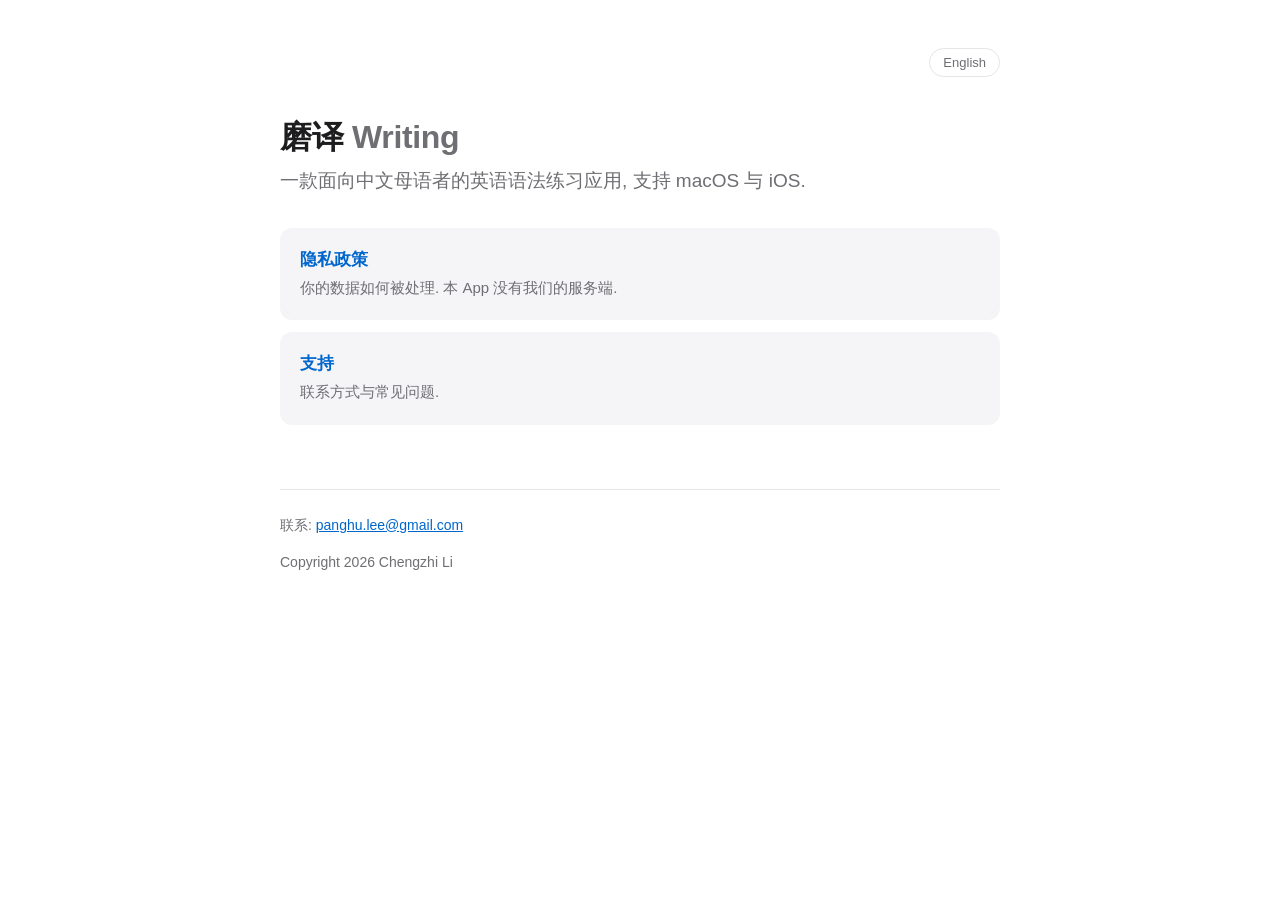
<file: docs/index.html>
<!doctype html>
<html lang="zh-Hans">
<head>
<meta charset="utf-8">
<meta name="viewport" content="width=device-width, initial-scale=1">
<title>磨译 Writing</title>
<link rel="alternate" hreflang="en" href="en/">
<link rel="stylesheet" href="style.css">
</head>
<body>
<main>
  <header class="topbar">
    <a class="lang-toggle" href="en/" hreflang="en">English</a>
  </header>

  <h1>磨译 <span style="color:var(--muted)">Writing</span></h1>
  <p class="lede">一款面向中文母语者的英语语法练习应用, 支持 macOS 与 iOS.</p>

  <ul class="home-links">
    <li><a href="privacy/">
      <strong>隐私政策</strong>
      <span>你的数据如何被处理. 本 App 没有我们的服务端.</span>
    </a></li>
    <li><a href="support/">
      <strong>支持</strong>
      <span>联系方式与常见问题.</span>
    </a></li>
  </ul>

  <footer>
    <p>联系: <a href="mailto:panghu.lee@gmail.com">panghu.lee@gmail.com</a></p>
    <p>Copyright 2026 Chengzhi Li</p>
  </footer>
</main>
</body>
</html>
</file>
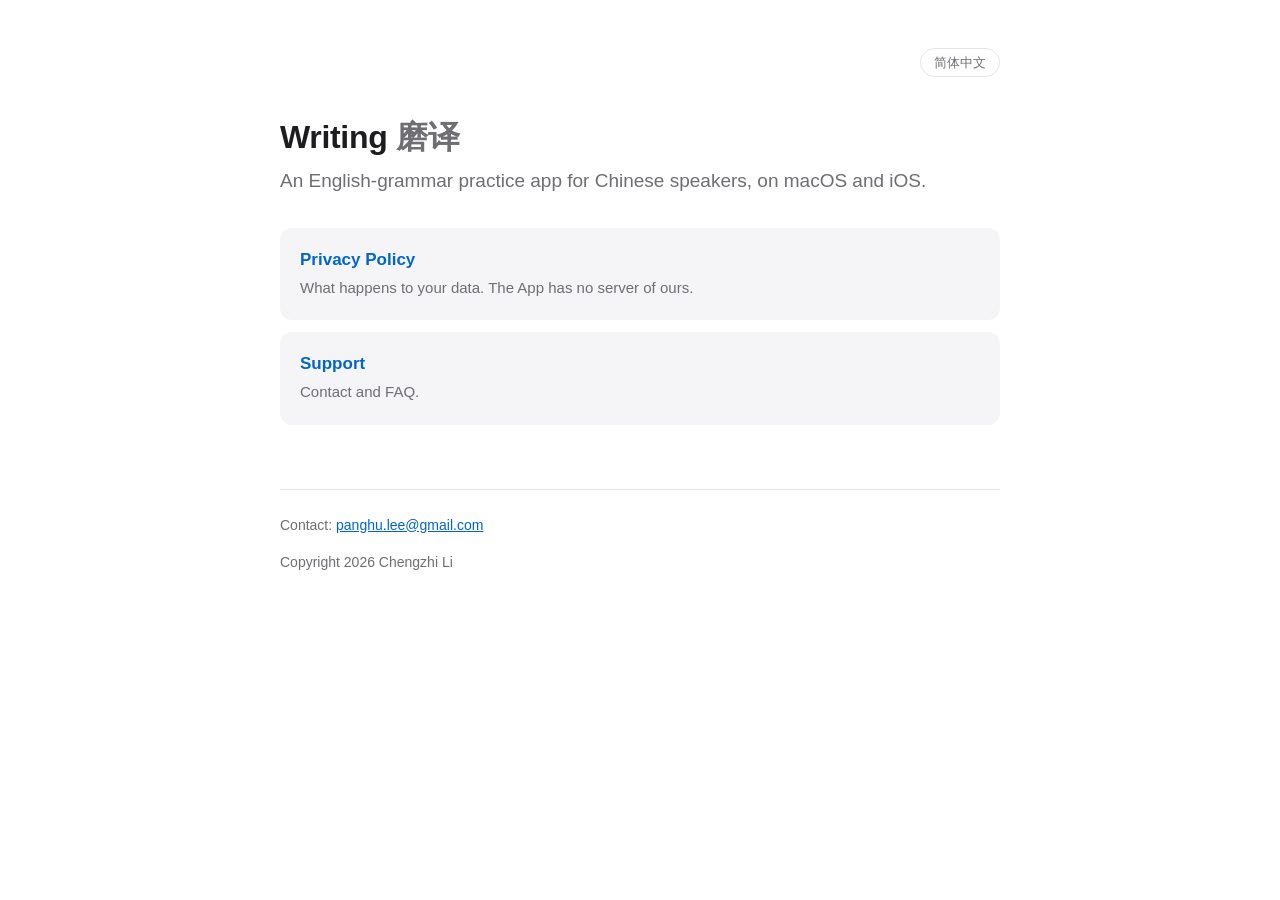
<file: docs/en/index.html>
<!doctype html>
<html lang="en">
<head>
<meta charset="utf-8">
<meta name="viewport" content="width=device-width, initial-scale=1">
<title>Writing (磨译)</title>
<link rel="alternate" hreflang="zh-Hans" href="../">
<link rel="stylesheet" href="../style.css">
</head>
<body>
<main>
  <header class="topbar">
    <a class="lang-toggle" href="../" hreflang="zh-Hans">简体中文</a>
  </header>

  <h1>Writing <span style="color:var(--muted)">磨译</span></h1>
  <p class="lede">An English-grammar practice app for Chinese speakers, on macOS and iOS.</p>

  <ul class="home-links">
    <li><a href="privacy/">
      <strong>Privacy Policy</strong>
      <span>What happens to your data. The App has no server of ours.</span>
    </a></li>
    <li><a href="support/">
      <strong>Support</strong>
      <span>Contact and FAQ.</span>
    </a></li>
  </ul>

  <footer>
    <p>Contact: <a href="mailto:panghu.lee@gmail.com">panghu.lee@gmail.com</a></p>
    <p>Copyright 2026 Chengzhi Li</p>
  </footer>
</main>
</body>
</html>
</file>
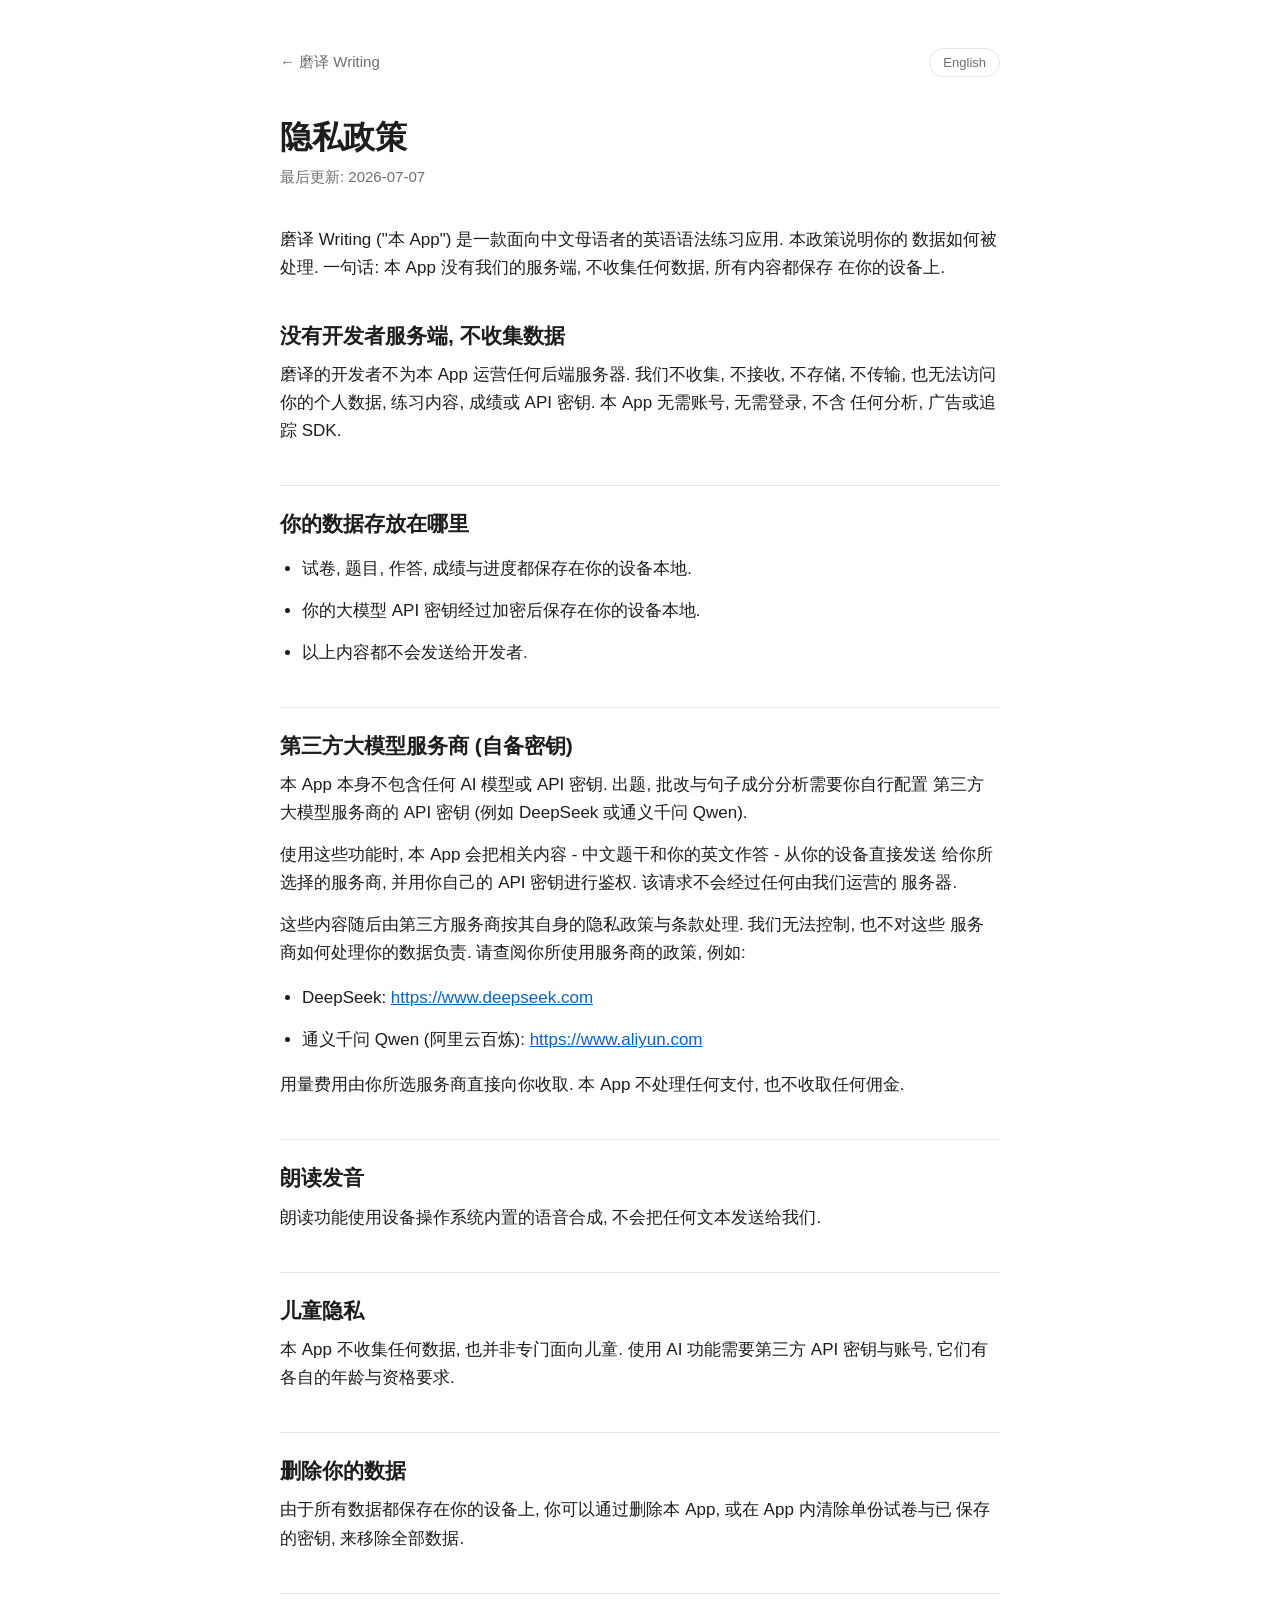
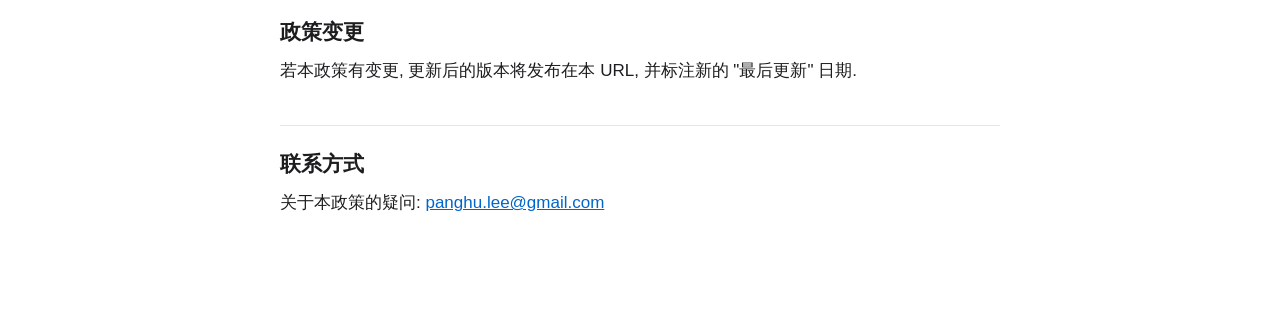
<file: docs/privacy/index.html>
<!doctype html>
<html lang="zh-Hans">
<head>
<meta charset="utf-8">
<meta name="viewport" content="width=device-width, initial-scale=1">
<title>隐私政策 - 磨译 Writing</title>
<link rel="alternate" hreflang="en" href="../en/privacy/">
<link rel="stylesheet" href="../style.css">
</head>
<body>
<main>
  <header class="topbar">
    <a class="home" href="../">&larr; 磨译 Writing</a>
    <a class="lang-toggle" href="../en/privacy/" hreflang="en">English</a>
  </header>

  <h1>隐私政策</h1>
  <p class="updated">最后更新: 2026-07-07</p>

  <p>磨译 Writing ("本 App") 是一款面向中文母语者的英语语法练习应用. 本政策说明你的
  数据如何被处理. 一句话: 本 App 没有我们的服务端, 不收集任何数据, 所有内容都保存
  在你的设备上.</p>

  <h2>没有开发者服务端, 不收集数据</h2>

  <p>磨译的开发者不为本 App 运营任何后端服务器. 我们不收集, 不接收, 不存储, 不传输,
  也无法访问你的个人数据, 练习内容, 成绩或 API 密钥. 本 App 无需账号, 无需登录, 不含
  任何分析, 广告或追踪 SDK.</p>

  <h2>你的数据存放在哪里</h2>

  <ul>
    <li>试卷, 题目, 作答, 成绩与进度都保存在你的设备本地.</li>
    <li>你的大模型 API 密钥经过加密后保存在你的设备本地.</li>
    <li>以上内容都不会发送给开发者.</li>
  </ul>

  <h2>第三方大模型服务商 (自备密钥)</h2>

  <p>本 App 本身不包含任何 AI 模型或 API 密钥. 出题, 批改与句子成分分析需要你自行配置
  第三方大模型服务商的 API 密钥 (例如 DeepSeek 或通义千问 Qwen).</p>

  <p>使用这些功能时, 本 App 会把相关内容 - 中文题干和你的英文作答 - 从你的设备直接发送
  给你所选择的服务商, 并用你自己的 API 密钥进行鉴权. 该请求不会经过任何由我们运营的
  服务器.</p>

  <p>这些内容随后由第三方服务商按其自身的隐私政策与条款处理. 我们无法控制, 也不对这些
  服务商如何处理你的数据负责. 请查阅你所使用服务商的政策, 例如:</p>

  <ul>
    <li>DeepSeek: <a href="https://www.deepseek.com">https://www.deepseek.com</a></li>
    <li>通义千问 Qwen (阿里云百炼): <a href="https://www.aliyun.com">https://www.aliyun.com</a></li>
  </ul>

  <p>用量费用由你所选服务商直接向你收取. 本 App 不处理任何支付, 也不收取任何佣金.</p>

  <h2>朗读发音</h2>

  <p>朗读功能使用设备操作系统内置的语音合成, 不会把任何文本发送给我们.</p>

  <h2>儿童隐私</h2>

  <p>本 App 不收集任何数据, 也并非专门面向儿童. 使用 AI 功能需要第三方 API 密钥与账号,
  它们有各自的年龄与资格要求.</p>

  <h2>删除你的数据</h2>

  <p>由于所有数据都保存在你的设备上, 你可以通过删除本 App, 或在 App 内清除单份试卷与已
  保存的密钥, 来移除全部数据.</p>

  <h2>政策变更</h2>

  <p>若本政策有变更, 更新后的版本将发布在本 URL, 并标注新的 "最后更新" 日期.</p>

  <h2>联系方式</h2>

  <p>关于本政策的疑问: <a href="mailto:panghu.lee@gmail.com">panghu.lee@gmail.com</a></p>
</main>
</body>
</html>
</file>
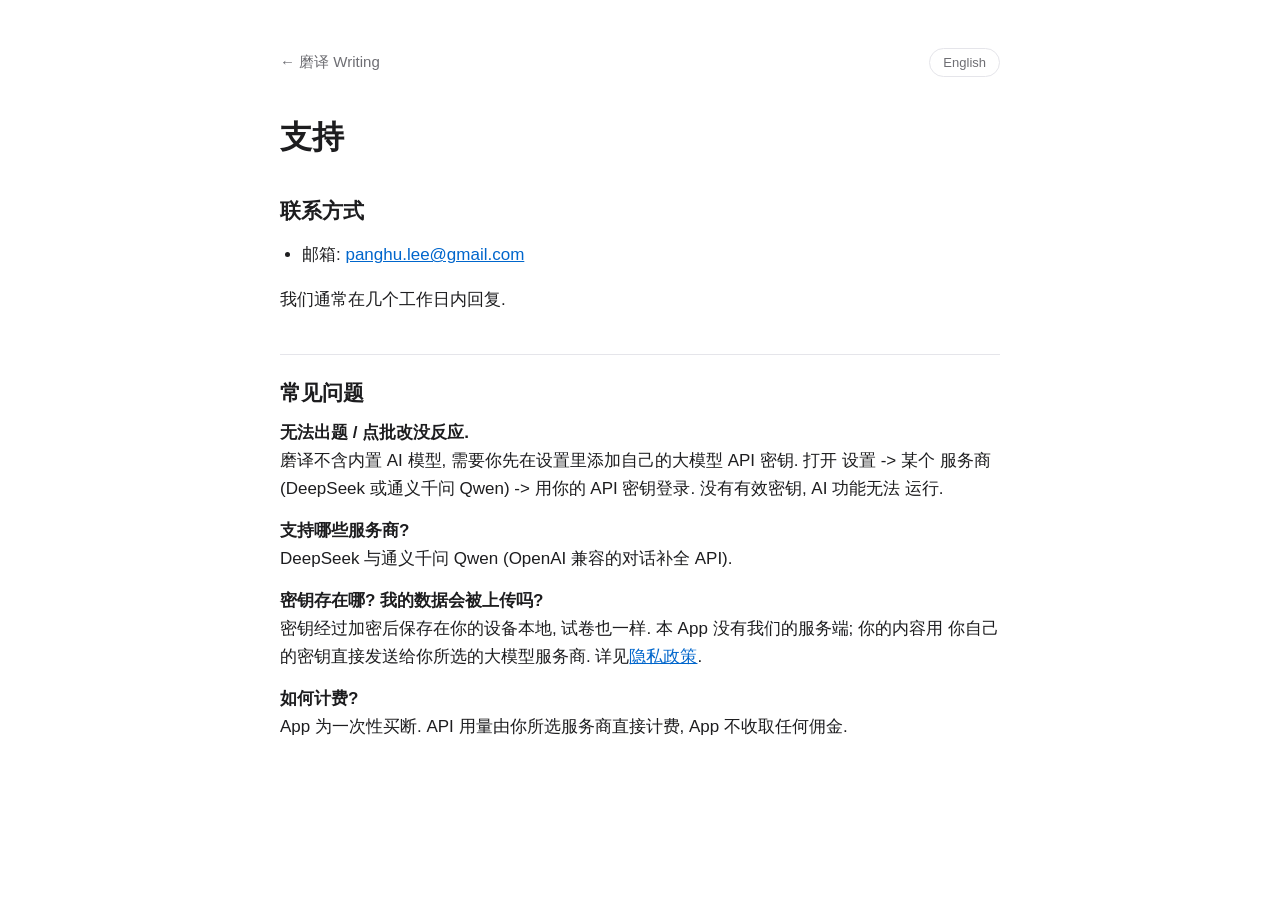
<file: docs/support/index.html>
<!doctype html>
<html lang="zh-Hans">
<head>
<meta charset="utf-8">
<meta name="viewport" content="width=device-width, initial-scale=1">
<title>支持 - 磨译 Writing</title>
<link rel="alternate" hreflang="en" href="../en/support/">
<link rel="stylesheet" href="../style.css">
</head>
<body>
<main>
  <header class="topbar">
    <a class="home" href="../">&larr; 磨译 Writing</a>
    <a class="lang-toggle" href="../en/support/" hreflang="en">English</a>
  </header>

  <h1>支持</h1>

  <h2>联系方式</h2>

  <ul>
    <li>邮箱: <a href="mailto:panghu.lee@gmail.com">panghu.lee@gmail.com</a></li>
  </ul>

  <p>我们通常在几个工作日内回复.</p>

  <h2>常见问题</h2>

  <p><strong>无法出题 / 点批改没反应.</strong><br>
  磨译不含内置 AI 模型, 需要你先在设置里添加自己的大模型 API 密钥. 打开 设置 -&gt; 某个
  服务商 (DeepSeek 或通义千问 Qwen) -&gt; 用你的 API 密钥登录. 没有有效密钥, AI 功能无法
  运行.</p>

  <p><strong>支持哪些服务商?</strong><br>
  DeepSeek 与通义千问 Qwen (OpenAI 兼容的对话补全 API).</p>

  <p><strong>密钥存在哪? 我的数据会被上传吗?</strong><br>
  密钥经过加密后保存在你的设备本地, 试卷也一样. 本 App 没有我们的服务端; 你的内容用
  你自己的密钥直接发送给你所选的大模型服务商. 详见<a href="../privacy/">隐私政策</a>.</p>

  <p><strong>如何计费?</strong><br>
  App 为一次性买断. API 用量由你所选服务商直接计费, App 不收取任何佣金.</p>
</main>
</body>
</html>
</file>
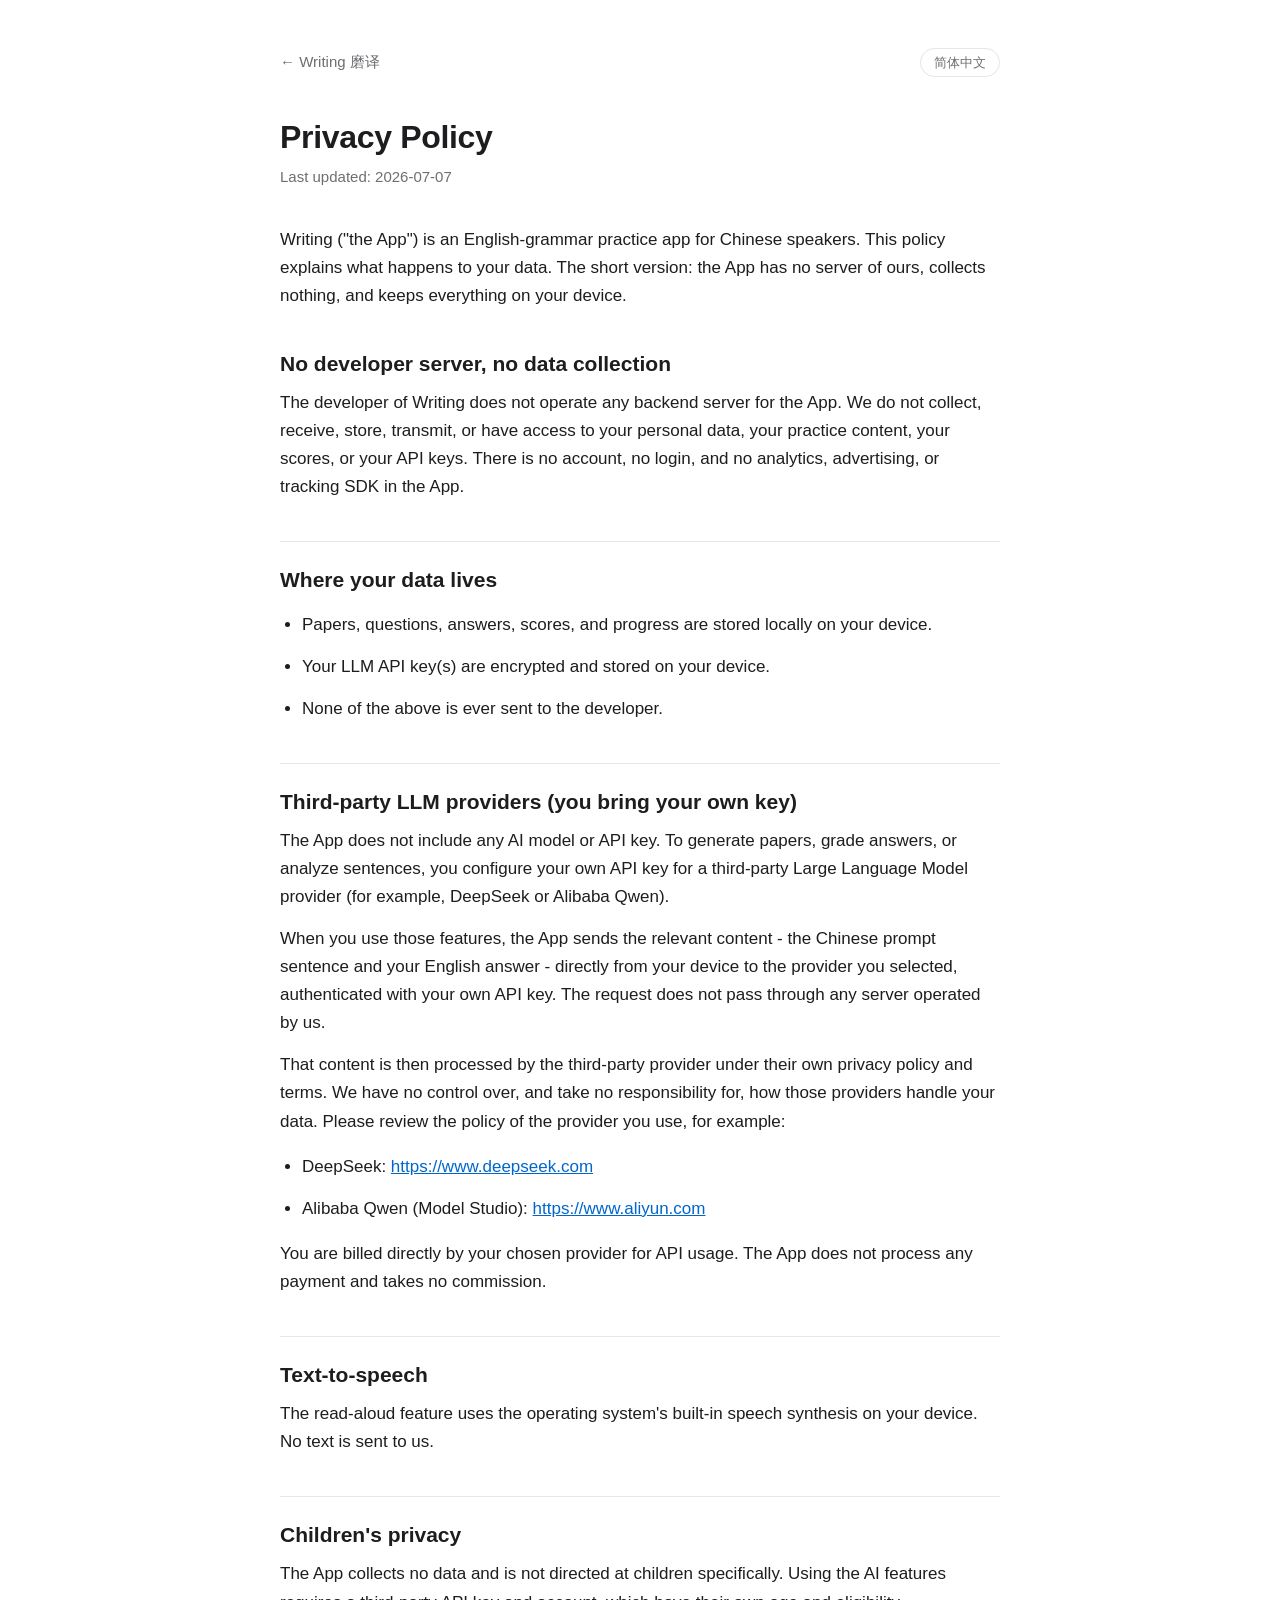
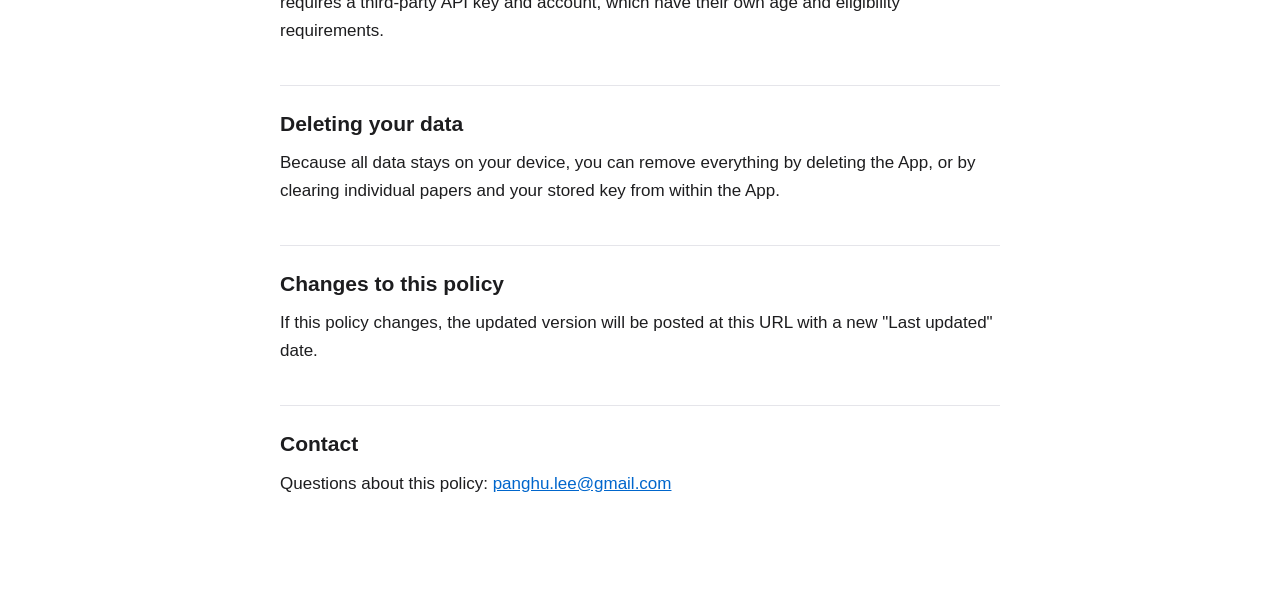
<file: docs/en/privacy/index.html>
<!doctype html>
<html lang="en">
<head>
<meta charset="utf-8">
<meta name="viewport" content="width=device-width, initial-scale=1">
<title>Privacy Policy - Writing (磨译)</title>
<link rel="alternate" hreflang="zh-Hans" href="../../privacy/">
<link rel="stylesheet" href="../../style.css">
</head>
<body>
<main>
  <header class="topbar">
    <a class="home" href="../">&larr; Writing 磨译</a>
    <a class="lang-toggle" href="../../privacy/" hreflang="zh-Hans">简体中文</a>
  </header>

  <h1>Privacy Policy</h1>
  <p class="updated">Last updated: 2026-07-07</p>

  <p>Writing ("the App") is an English-grammar practice app for Chinese speakers. This
  policy explains what happens to your data. The short version: the App has no
  server of ours, collects nothing, and keeps everything on your device.</p>

  <h2>No developer server, no data collection</h2>

  <p>The developer of Writing does not operate any backend server for the App. We do
  not collect, receive, store, transmit, or have access to your personal data, your
  practice content, your scores, or your API keys. There is no account, no login,
  and no analytics, advertising, or tracking SDK in the App.</p>

  <h2>Where your data lives</h2>

  <ul>
    <li>Papers, questions, answers, scores, and progress are stored locally on your device.</li>
    <li>Your LLM API key(s) are encrypted and stored on your device.</li>
    <li>None of the above is ever sent to the developer.</li>
  </ul>

  <h2>Third-party LLM providers (you bring your own key)</h2>

  <p>The App does not include any AI model or API key. To generate papers, grade
  answers, or analyze sentences, you configure your own API key for a third-party
  Large Language Model provider (for example, DeepSeek or Alibaba Qwen).</p>

  <p>When you use those features, the App sends the relevant content - the Chinese
  prompt sentence and your English answer - directly from your device to the
  provider you selected, authenticated with your own API key. The request does not
  pass through any server operated by us.</p>

  <p>That content is then processed by the third-party provider under their own privacy
  policy and terms. We have no control over, and take no responsibility for, how
  those providers handle your data. Please review the policy of the provider you
  use, for example:</p>

  <ul>
    <li>DeepSeek: <a href="https://www.deepseek.com">https://www.deepseek.com</a></li>
    <li>Alibaba Qwen (Model Studio): <a href="https://www.aliyun.com">https://www.aliyun.com</a></li>
  </ul>

  <p>You are billed directly by your chosen provider for API usage. The App does not
  process any payment and takes no commission.</p>

  <h2>Text-to-speech</h2>

  <p>The read-aloud feature uses the operating system's built-in speech synthesis on
  your device. No text is sent to us.</p>

  <h2>Children's privacy</h2>

  <p>The App collects no data and is not directed at children specifically. Using the
  AI features requires a third-party API key and account, which have their own age
  and eligibility requirements.</p>

  <h2>Deleting your data</h2>

  <p>Because all data stays on your device, you can remove everything by deleting the
  App, or by clearing individual papers and your stored key from within the App.</p>

  <h2>Changes to this policy</h2>

  <p>If this policy changes, the updated version will be posted at this URL with a new
  "Last updated" date.</p>

  <h2>Contact</h2>

  <p>Questions about this policy: <a href="mailto:panghu.lee@gmail.com">panghu.lee@gmail.com</a></p>
</main>
</body>
</html>
</file>
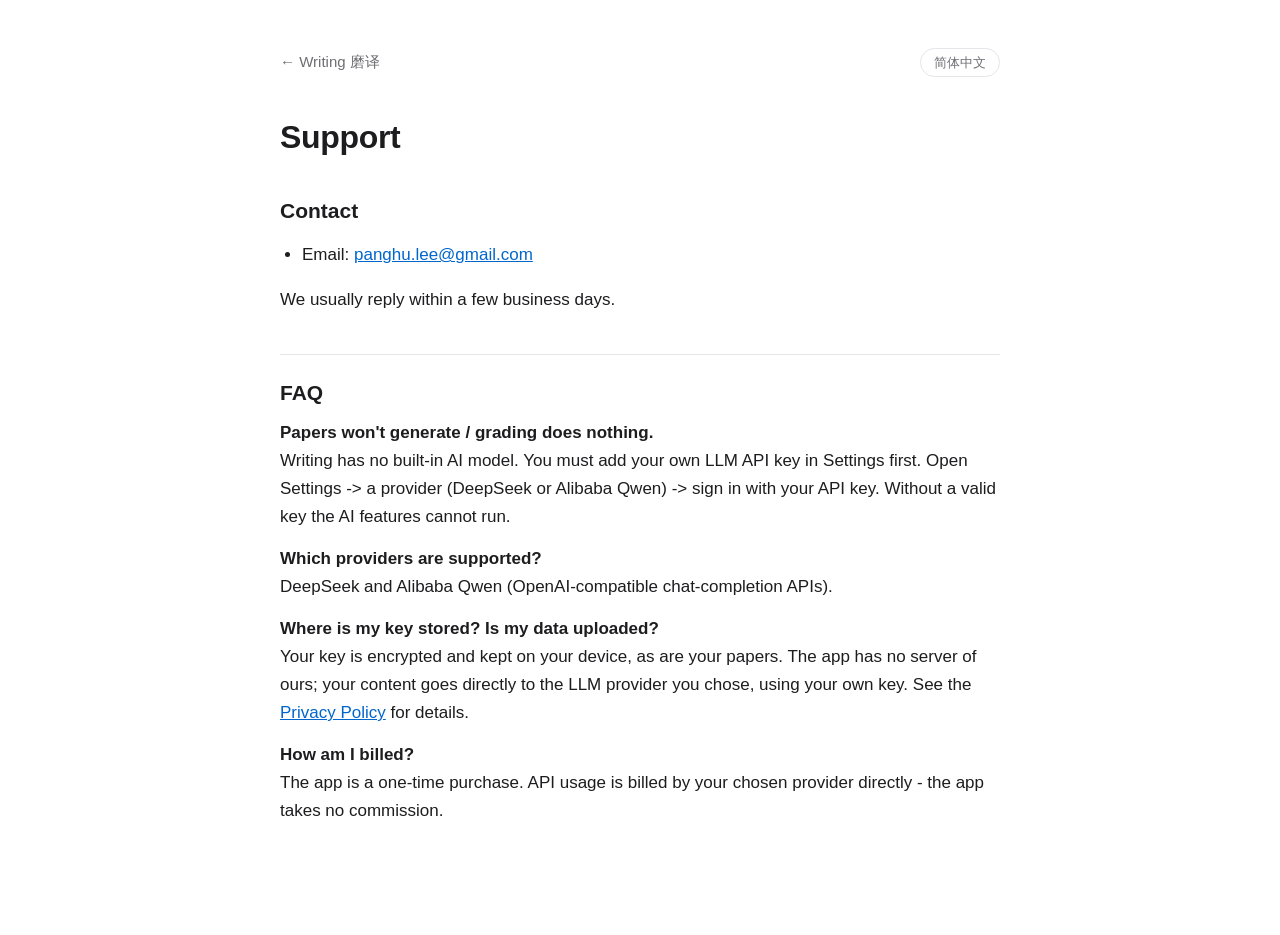
<file: docs/en/support/index.html>
<!doctype html>
<html lang="en">
<head>
<meta charset="utf-8">
<meta name="viewport" content="width=device-width, initial-scale=1">
<title>Support - Writing (磨译)</title>
<link rel="alternate" hreflang="zh-Hans" href="../../support/">
<link rel="stylesheet" href="../../style.css">
</head>
<body>
<main>
  <header class="topbar">
    <a class="home" href="../">&larr; Writing 磨译</a>
    <a class="lang-toggle" href="../../support/" hreflang="zh-Hans">简体中文</a>
  </header>

  <h1>Support</h1>

  <h2>Contact</h2>

  <ul>
    <li>Email: <a href="mailto:panghu.lee@gmail.com">panghu.lee@gmail.com</a></li>
  </ul>

  <p>We usually reply within a few business days.</p>

  <h2>FAQ</h2>

  <p><strong>Papers won't generate / grading does nothing.</strong><br>
  Writing has no built-in AI model. You must add your own LLM API key in
  Settings first. Open Settings -&gt; a provider (DeepSeek or Alibaba Qwen) -&gt; sign in
  with your API key. Without a valid key the AI features cannot run.</p>

  <p><strong>Which providers are supported?</strong><br>
  DeepSeek and Alibaba Qwen (OpenAI-compatible chat-completion APIs).</p>

  <p><strong>Where is my key stored? Is my data uploaded?</strong><br>
  Your key is encrypted and kept on your device, as are your papers. The
  app has no server of ours; your content goes directly to the LLM provider you
  chose, using your own key. See the <a href="../privacy/">Privacy Policy</a> for details.</p>

  <p><strong>How am I billed?</strong><br>
  The app is a one-time purchase. API usage is billed by your chosen provider
  directly - the app takes no commission.</p>
</main>
</body>
</html>
</file>
<file: docs/style.css>
:root {
  color-scheme: light dark;
  --bg: #ffffff;
  --fg: #1d1d1f;
  --muted: #6e6e73;
  --rule: #e5e5ea;
  --link: #0066cc;
  --card: #f5f5f7;
}

@media (prefers-color-scheme: dark) {
  :root {
    --bg: #1c1c1e;
    --fg: #f2f2f7;
    --muted: #98989d;
    --rule: #38383a;
    --link: #4aa3ff;
    --card: #2c2c2e;
  }
}

* { box-sizing: border-box; }

body {
  margin: 0;
  padding: 48px 20px 96px;
  background: var(--bg);
  color: var(--fg);
  font: 17px/1.65 -apple-system, BlinkMacSystemFont, "Segoe UI", "PingFang SC",
        "Hiragino Sans GB", "Microsoft YaHei", Roboto, Helvetica, Arial, sans-serif;
  -webkit-text-size-adjust: 100%;
}

main { max-width: 720px; margin: 0 auto; }

h1 {
  font-size: 32px;
  line-height: 1.25;
  letter-spacing: -0.01em;
  margin: 0 0 8px;
}

h2 {
  font-size: 21px;
  line-height: 1.3;
  margin: 40px 0 12px;
  padding-top: 24px;
  border-top: 1px solid var(--rule);
}

h2:first-of-type { border-top: none; padding-top: 0; }

p, li { margin: 0 0 14px; }

ul { padding-left: 22px; }

a { color: var(--link); }

code {
  font-family: ui-monospace, SFMono-Regular, Menlo, monospace;
  font-size: 0.9em;
  background: var(--card);
  padding: 2px 5px;
  border-radius: 4px;
}

.updated {
  color: var(--muted);
  font-size: 15px;
  margin-bottom: 36px;
}

.lede {
  font-size: 19px;
  color: var(--muted);
}

/* Top bar: a home link on subpages, and the language toggle pinned right. */
.topbar {
  display: flex;
  align-items: center;
  gap: 16px;
  margin-bottom: 40px;
}

.topbar .home {
  color: var(--muted);
  text-decoration: none;
  font-size: 15px;
}

.topbar .home:hover { color: var(--fg); }

.lang-toggle {
  margin-left: auto;
  flex: none;
  font-size: 13px;
  line-height: 1;
  color: var(--muted);
  text-decoration: none;
  border: 1px solid var(--rule);
  border-radius: 999px;
  padding: 7px 13px;
  white-space: nowrap;
}

.lang-toggle:hover {
  color: var(--fg);
  border-color: var(--muted);
}

.home-links {
  list-style: none;
  padding: 0;
  margin: 32px 0 0;
}

.home-links li {
  margin: 0 0 12px;
}

.home-links a {
  display: block;
  padding: 18px 20px;
  background: var(--card);
  border-radius: 12px;
  text-decoration: none;
  color: var(--fg);
}

.home-links a:hover { opacity: 0.75; }

.home-links strong { display: block; color: var(--link); }

.home-links span { color: var(--muted); font-size: 15px; }

footer {
  margin-top: 64px;
  padding-top: 24px;
  border-top: 1px solid var(--rule);
  color: var(--muted);
  font-size: 14px;
}
</file>
